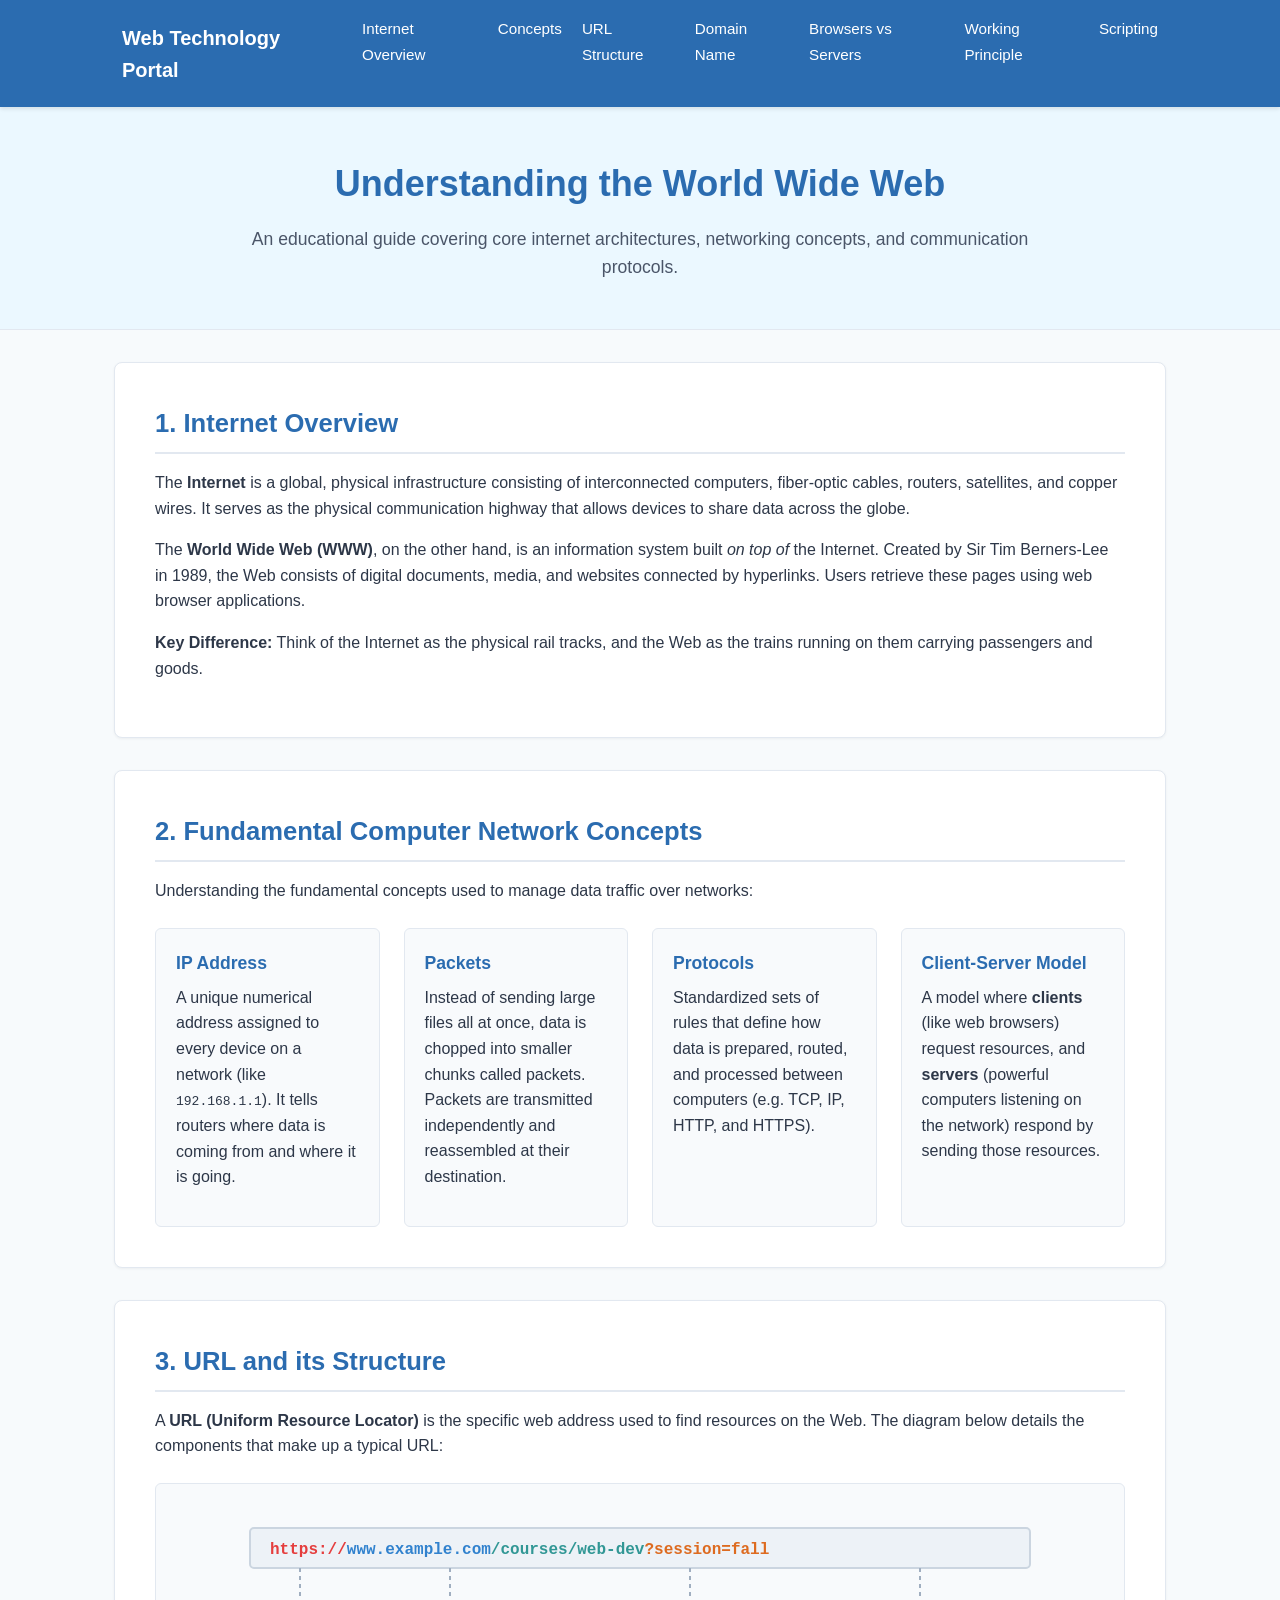
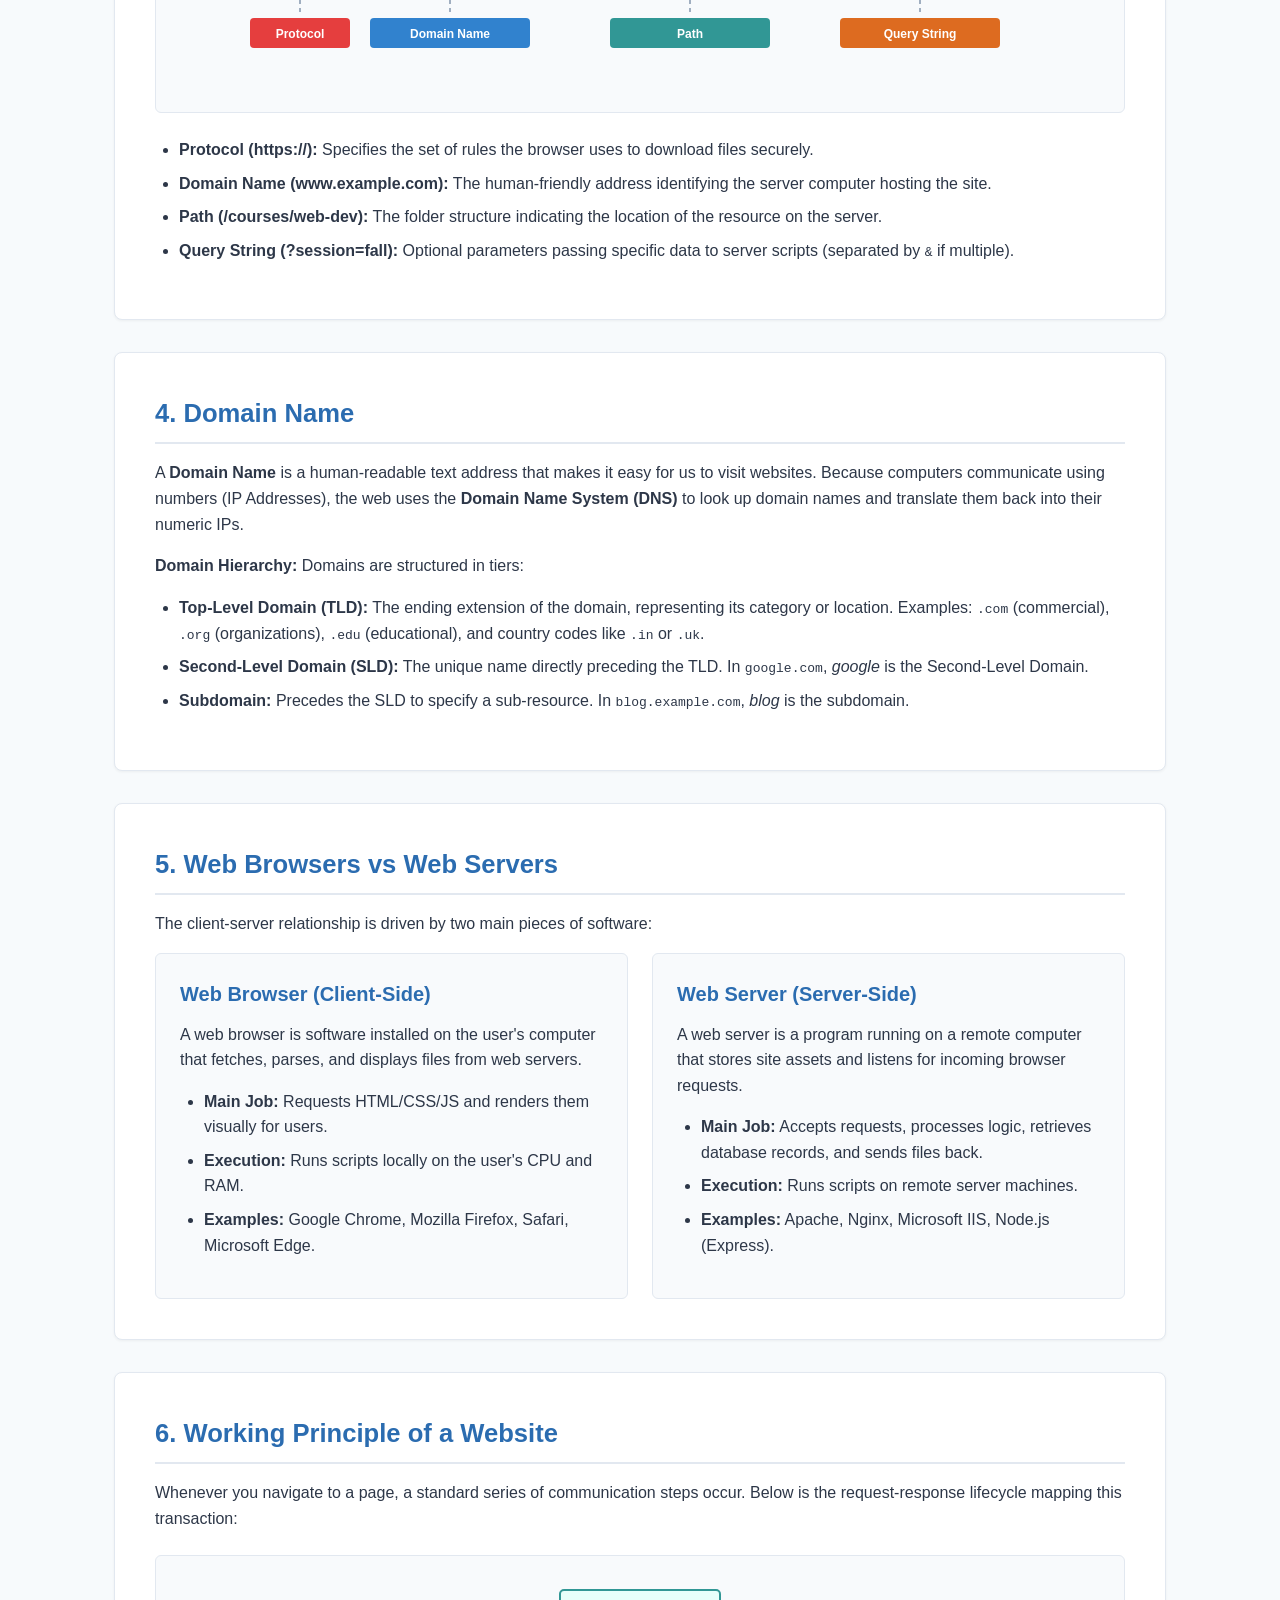
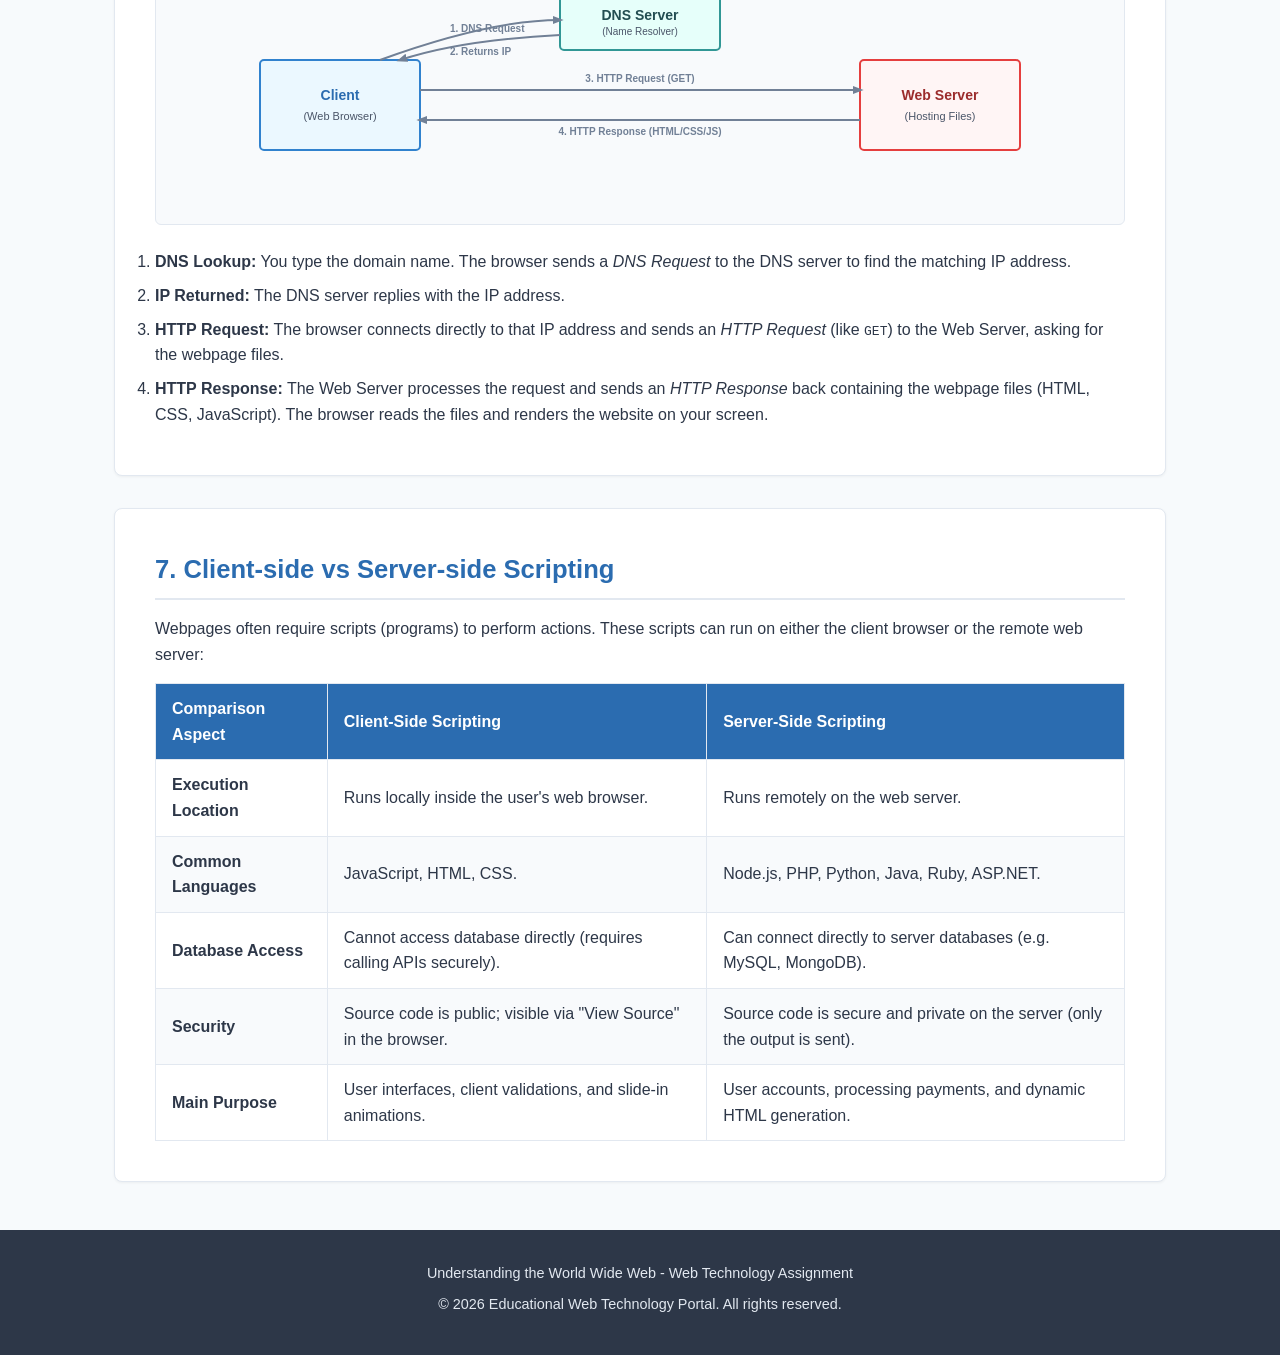
<file: index.html>
<!DOCTYPE html>
<html lang="en">
<head>
  <meta charset="UTF-8">
  <meta name="viewport" content="width=device-width, initial-scale=1.0">
  <title>Understanding the World Wide Web</title>
  <meta name="description" content="An educational guide explaining the World Wide Web, computer networks, URL structure, domain names, web browsers, web servers, and client vs server scripting.">
  <meta name="keywords" content="World Wide Web, WWW, internet, network, URL, Domain Name, Browser, Server, Client-side Scripting, Server-side Scripting">
  <style>
    :root { --primary-color: #2b6cb0; --secondary-color: #319795; --text-color: #2d3748; --bg-color: #f7fafc; --card-bg: #ffffff; --border-color: #e2e8f0; }
    * { box-sizing: border-box; margin: 0; padding: 0; }
    html { scroll-behavior: smooth; }
    body { font-family: "Segoe UI", Tahoma, Geneva, Verdana, sans-serif; background-color: var(--bg-color); color: var(--text-color); line-height: 1.6; }
    header { background-color: var(--primary-color); position: relative; z-index: 1000; box-shadow: 0 2px 4px rgba(0,0,0,0.1); }
    .nav-container { max-width: 1100px; margin: 0 auto; display: flex; justify-content: space-between; align-items: center; padding: 1rem 2rem; }
    .nav-logo { color: white; font-size: 1.25rem; font-weight: bold; text-decoration: none; }
    .nav-menu { display: flex; list-style: none; gap: 1.25rem; }
    .nav-menu a { color: white; text-decoration: none; font-size: 0.95rem; font-weight: 500; transition: opacity 0.2s; }
    .nav-menu a:hover { text-decoration: underline; opacity: 0.9; }
    .hero-banner { background-color: #ebf8ff; border-bottom: 1px solid var(--border-color); padding: 3rem 2rem; text-align: center; }
    .hero-banner h1 { color: var(--primary-color); font-size: 2.25rem; margin-bottom: 0.75rem; }
    .hero-banner p { color: #4a5568; font-size: 1.1rem; max-width: 800px; margin: 0 auto; }
    .content-container { max-width: 1100px; margin: 2rem auto; padding: 0 1.5rem; }
    section { background-color: var(--card-bg); border: 1px solid var(--border-color); border-radius: 8px; padding: 2.5rem; margin-bottom: 2rem; box-shadow: 0 1px 3px rgba(0,0,0,0.05); scroll-margin-top: 80px; }
    section h2 { color: var(--primary-color); font-size: 1.6rem; margin-bottom: 1rem; border-bottom: 2px solid var(--border-color); padding-bottom: 0.5rem; }
    p { margin-bottom: 1rem; }
    ul { margin-bottom: 1rem; padding-left: 1.5rem; }
    li { margin-bottom: 0.5rem; }
    .concepts-grid { display: grid; grid-template-columns: repeat(auto-fit, minmax(220px, 1fr)); gap: 1.5rem; margin-top: 1.5rem; }
    .concept-card { border: 1px solid var(--border-color); border-radius: 6px; padding: 1.25rem; background-color: #f8fafc; }
    .concept-card h3 { color: var(--primary-color); font-size: 1.1rem; margin-bottom: 0.5rem; }
    .diagram-box { background-color: #f8fafc; border: 1px solid var(--border-color); border-radius: 6px; padding: 1.5rem; margin: 1.5rem 0; display: flex; justify-content: center; }
    .svg-diagram { width: 100%; max-width: 800px; height: auto; }
    .side-by-side { display: grid; grid-template-columns: 1fr 1fr; gap: 1.5rem; }
    .side-card { border: 1px solid var(--border-color); border-radius: 6px; padding: 1.5rem; background-color: #f8fafc; }
    .side-card h3 { color: var(--primary-color); font-size: 1.25rem; margin-bottom: 0.75rem; }
    .table-responsive { overflow-x: auto; margin-top: 1rem; }
    table { width: 100%; border-collapse: collapse; text-align: left; }
    th, td { border: 1px solid var(--border-color); padding: 0.75rem 1rem; }
    th { background-color: var(--primary-color); color: white; font-weight: 600; }
    tr:nth-child(even) { background-color: #f8fafc; }
    footer { background-color: #2d3748; color: #e2e8f0; text-align: center; padding: 2rem; margin-top: 3rem; }
    footer p { margin-bottom: 0.5rem; font-size: 0.9rem; }
    @media (max-width: 768px) {
      .nav-container { flex-direction: column; gap: 1rem; text-align: center; }
      .nav-menu { flex-wrap: wrap; justify-content: center; }
      .side-by-side { grid-template-columns: 1fr; }
      section { padding: 1.5rem; }
    }
  </style>
</head>
<body>
  <header>
    <div class="nav-container">
      <a href="#" class="nav-logo">Web Technology Portal</a>
      <nav>
        <ul class="nav-menu">
          <li><a href="#internet-overview">Internet Overview</a></li>
          <li><a href="#network-concepts">Concepts</a></li>
          <li><a href="#url-structure">URL Structure</a></li>
          <li><a href="#domain-name">Domain Name</a></li>
          <li><a href="#browsers-servers">Browsers vs Servers</a></li>
          <li><a href="#working-principle">Working Principle</a></li>
          <li><a href="#scripting-comparison">Scripting</a></li>
        </ul>
      </nav>
    </div>
  </header>

 
  <div class="hero-banner">
    <h1>Understanding the World Wide Web</h1>
    <p>An educational guide covering core internet architectures, networking concepts, and communication protocols.</p>
  </div>

  <div class="content-container">

    
    <section id="internet-overview">
      <h2>1. Internet Overview</h2>
      <p>The <strong>Internet</strong> is a global, physical infrastructure consisting of interconnected computers, fiber-optic cables, routers, satellites, and copper wires. It serves as the physical communication highway that allows devices to share data across the globe.</p>
      <p>The <strong>World Wide Web (WWW)</strong>, on the other hand, is an information system built <em>on top of</em> the Internet. Created by Sir Tim Berners-Lee in 1989, the Web consists of digital documents, media, and websites connected by hyperlinks. Users retrieve these pages using web browser applications.</p>
      <p><strong>Key Difference:</strong> Think of the Internet as the physical rail tracks, and the Web as the trains running on them carrying passengers and goods.</p>
    </section>

   
    <section id="network-concepts">
      <h2>2. Fundamental Computer Network Concepts</h2>
      <p>Understanding the fundamental concepts used to manage data traffic over networks:</p>
      <div class="concepts-grid">
        <div class="concept-card"><h3>IP Address</h3><p>A unique numerical address assigned to every device on a network (like <code>192.168.1.1</code>). It tells routers where data is coming from and where it is going.</p></div>
        <div class="concept-card"><h3>Packets</h3><p>Instead of sending large files all at once, data is chopped into smaller chunks called packets. Packets are transmitted independently and reassembled at their destination.</p></div>
        <div class="concept-card"><h3>Protocols</h3><p>Standardized sets of rules that define how data is prepared, routed, and processed between computers (e.g. TCP, IP, HTTP, and HTTPS).</p></div>
        <div class="concept-card"><h3>Client-Server Model</h3><p>A model where <strong>clients</strong> (like web browsers) request resources, and <strong>servers</strong> (powerful computers listening on the network) respond by sending those resources.</p></div>
      </div>
    </section>

   
    <section id="url-structure">
      <h2>3. URL and its Structure</h2>
      <p>A <strong>URL (Uniform Resource Locator)</strong> is the specific web address used to find resources on the Web. The diagram below details the components that make up a typical URL:</p>
      
      <div class="diagram-box">
        <svg viewBox="0 0 800 180" class="svg-diagram" xmlns="http://www.w3.org/2000/svg">
          <rect x="10" y="20" width="780" height="40" rx="4" fill="#edf2f7" stroke="#cbd5e0" stroke-width="2"/>
          <text x="30" y="46" font-family="Courier, monospace" font-weight="bold" font-size="16" fill="#2d3748"><tspan fill="#e53e3e">https://</tspan><tspan fill="#3182ce">www.example.com</tspan><tspan fill="#319795">/courses/web-dev</tspan><tspan fill="#dd6b20">?session=fall</tspan></text>
          <line x1="60" y1="60" x2="60" y2="105" stroke="#a0aec0" stroke-width="2" stroke-dasharray="4"/><line x1="210" y1="60" x2="210" y2="105" stroke="#a0aec0" stroke-width="2" stroke-dasharray="4"/><line x1="450" y1="60" x2="450" y2="105" stroke="#a0aec0" stroke-width="2" stroke-dasharray="4"/><line x1="680" y1="60" x2="680" y2="105" stroke="#a0aec0" stroke-width="2" stroke-dasharray="4"/>
          <rect x="10" y="110" width="100" height="30" rx="4" fill="#e53e3e"/><text x="60" y="130" font-family="Arial, sans-serif" font-weight="bold" font-size="12" fill="white" text-anchor="middle">Protocol</text>
          <rect x="130" y="110" width="160" height="30" rx="4" fill="#3182ce"/><text x="210" y="130" font-family="Arial, sans-serif" font-weight="bold" font-size="12" fill="white" text-anchor="middle">Domain Name</text>
          <rect x="370" y="110" width="160" height="30" rx="4" fill="#319795"/><text x="450" y="130" font-family="Arial, sans-serif" font-weight="bold" font-size="12" fill="white" text-anchor="middle">Path</text>
          <rect x="600" y="110" width="160" height="30" rx="4" fill="#dd6b20"/><text x="680" y="130" font-family="Arial, sans-serif" font-weight="bold" font-size="12" fill="white" text-anchor="middle">Query String</text>
        </svg>
      </div>

      <ul>
        <li><strong>Protocol (https://):</strong> Specifies the set of rules the browser uses to download files securely.</li>
        <li><strong>Domain Name (www.example.com):</strong> The human-friendly address identifying the server computer hosting the site.</li>
        <li><strong>Path (/courses/web-dev):</strong> The folder structure indicating the location of the resource on the server.</li>
        <li><strong>Query String (?session=fall):</strong> Optional parameters passing specific data to server scripts (separated by <code>&amp;</code> if multiple).</li>
      </ul>
    </section>

   
    <section id="domain-name">
      <h2>4. Domain Name</h2>
      <p>A <strong>Domain Name</strong> is a human-readable text address that makes it easy for us to visit websites. Because computers communicate using numbers (IP Addresses), the web uses the <strong>Domain Name System (DNS)</strong> to look up domain names and translate them back into their numeric IPs.</p>
      <p><strong>Domain Hierarchy:</strong> Domains are structured in tiers:</p>
      <ul>
        <li><strong>Top-Level Domain (TLD):</strong> The ending extension of the domain, representing its category or location. Examples: <code>.com</code> (commercial), <code>.org</code> (organizations), <code>.edu</code> (educational), and country codes like <code>.in</code> or <code>.uk</code>.</li>
        <li><strong>Second-Level Domain (SLD):</strong> The unique name directly preceding the TLD. In <code>google.com</code>, <em>google</em> is the Second-Level Domain.</li>
        <li><strong>Subdomain:</strong> Precedes the SLD to specify a sub-resource. In <code>blog.example.com</code>, <em>blog</em> is the subdomain.</li>
      </ul>
    </section>

   
    <section id="browsers-servers">
      <h2>5. Web Browsers vs Web Servers</h2>
      <p>The client-server relationship is driven by two main pieces of software:</p>
      <div class="side-by-side">
        <div class="side-card">
          <h3>Web Browser (Client-Side)</h3>
          <p>A web browser is software installed on the user's computer that fetches, parses, and displays files from web servers.</p>
          <ul>
            <li><strong>Main Job:</strong> Requests HTML/CSS/JS and renders them visually for users.</li>
            <li><strong>Execution:</strong> Runs scripts locally on the user's CPU and RAM.</li>
            <li><strong>Examples:</strong> Google Chrome, Mozilla Firefox, Safari, Microsoft Edge.</li>
          </ul>
        </div>
        <div class="side-card">
          <h3>Web Server (Server-Side)</h3>
          <p>A web server is a program running on a remote computer that stores site assets and listens for incoming browser requests.</p>
          <ul>
            <li><strong>Main Job:</strong> Accepts requests, processes logic, retrieves database records, and sends files back.</li>
            <li><strong>Execution:</strong> Runs scripts on remote server machines.</li>
            <li><strong>Examples:</strong> Apache, Nginx, Microsoft IIS, Node.js (Express).</li>
          </ul>
        </div>
      </div>
    </section>

    <section id="working-principle">
      <h2>6. Working Principle of a Website</h2>
      <p>Whenever you navigate to a page, a standard series of communication steps occur. Below is the request-response lifecycle mapping this transaction:</p>

      <div class="diagram-box">
        <svg viewBox="0 0 800 220" class="svg-diagram" xmlns="http://www.w3.org/2000/svg">
          <defs><marker id="arrow" viewBox="0 0 10 10" refX="6" refY="5" markerWidth="6" markerHeight="6" orient="auto-start-reverse"><path d="M 0 1.5 L 9 5 L 0 8.5 z" fill="#718096" /></marker></defs>
          <rect x="20" y="80" width="160" height="90" rx="4" fill="#ebf8ff" stroke="#3182ce" stroke-width="2"/><text x="100" y="120" font-family="Arial, sans-serif" font-weight="bold" font-size="14" fill="#2b6cb0" text-anchor="middle">Client</text><text x="100" y="140" font-family="Arial, sans-serif" font-size="11" fill="#4a5568" text-anchor="middle">(Web Browser)</text>
          <rect x="320" y="10" width="160" height="60" rx="4" fill="#e6fffa" stroke="#319795" stroke-width="2"/><text x="400" y="40" font-family="Arial, sans-serif" font-weight="bold" font-size="14" fill="#234e52" text-anchor="middle">DNS Server</text><text x="400" y="55" font-family="Arial, sans-serif" font-size="10" fill="#4a5568" text-anchor="middle">(Name Resolver)</text>
          <rect x="620" y="80" width="160" height="90" rx="4" fill="#fff5f5" stroke="#e53e3e" stroke-width="2"/><text x="700" y="120" font-family="Arial, sans-serif" font-weight="bold" font-size="14" fill="#9b2c2c" text-anchor="middle">Web Server</text><text x="700" y="140" font-family="Arial, sans-serif" font-size="11" fill="#4a5568" text-anchor="middle">(Hosting Files)</text>
          <path d="M 140,80 Q 250,40 320,40" fill="none" stroke="#718096" stroke-width="2" marker-end="url(#arrow)"/><text x="210" y="52" font-family="Arial, sans-serif" font-size="10" font-weight="bold" fill="#718096">1. DNS Request</text>
          <path d="M 320,55 Q 220,60 160,80" fill="none" stroke="#718096" stroke-width="2" marker-end="url(#arrow)"/><text x="210" y="75" font-family="Arial, sans-serif" font-size="10" font-weight="bold" fill="#718096">2. Returns IP</text>
          <path d="M 180,110 L 620,110" fill="none" stroke="#718096" stroke-width="2" marker-end="url(#arrow)"/><text x="400" y="102" font-family="Arial, sans-serif" font-size="10" font-weight="bold" fill="#718096" text-anchor="middle">3. HTTP Request (GET)</text>
          <path d="M 620,140 L 180,140" fill="none" stroke="#718096" stroke-width="2" marker-end="url(#arrow)"/><text x="400" y="155" font-family="Arial, sans-serif" font-size="10" font-weight="bold" fill="#718096" text-anchor="middle">4. HTTP Response (HTML/CSS/JS)</text>
        </svg>
      </div>

      <ol>
        <li><strong>DNS Lookup:</strong> You type the domain name. The browser sends a <em>DNS Request</em> to the DNS server to find the matching IP address.</li>
        <li><strong>IP Returned:</strong> The DNS server replies with the IP address.</li>
        <li><strong>HTTP Request:</strong> The browser connects directly to that IP address and sends an <em>HTTP Request</em> (like <code>GET</code>) to the Web Server, asking for the webpage files.</li>
        <li><strong>HTTP Response:</strong> The Web Server processes the request and sends an <em>HTTP Response</em> back containing the webpage files (HTML, CSS, JavaScript). The browser reads the files and renders the website on your screen.</li>
      </ol>
    </section>

    <section id="scripting-comparison">
      <h2>7. Client-side vs Server-side Scripting</h2>
      <p>Webpages often require scripts (programs) to perform actions. These scripts can run on either the client browser or the remote web server:</p>
      <div class="table-responsive">
        <table>
          <thead>
            <tr>
              <th>Comparison Aspect</th>
              <th>Client-Side Scripting</th>
              <th>Server-Side Scripting</th>
            </tr>
          </thead>
          <tbody>
            <tr>
              <td><strong>Execution Location</strong></td>
              <td>Runs locally inside the user's web browser.</td>
              <td>Runs remotely on the web server.</td>
            </tr>
            <tr>
              <td><strong>Common Languages</strong></td>
              <td>JavaScript, HTML, CSS.</td>
              <td>Node.js, PHP, Python, Java, Ruby, ASP.NET.</td>
            </tr>
            <tr>
              <td><strong>Database Access</strong></td>
              <td>Cannot access database directly (requires calling APIs securely).</td>
              <td>Can connect directly to server databases (e.g. MySQL, MongoDB).</td>
            </tr>
            <tr>
              <td><strong>Security</strong></td>
              <td>Source code is public; visible via "View Source" in the browser.</td>
              <td>Source code is secure and private on the server (only the output is sent).</td>
            </tr>
            <tr>
              <td><strong>Main Purpose</strong></td>
              <td>User interfaces, client validations, and slide-in animations.</td>
              <td>User accounts, processing payments, and dynamic HTML generation.</td>
            </tr>
          </tbody>
        </table>
      </div>
    </section>

  </div>

 
  <footer>
    <p>Understanding the World Wide Web - Web Technology Assignment</p>
    <p>&copy; 2026 Educational Web Technology Portal. All rights reserved.</p>
  </footer>

<script>
  window.onload = function () {
    window.scrollTo(0, 0);
  };
</script>
</body>
</html>
</file>
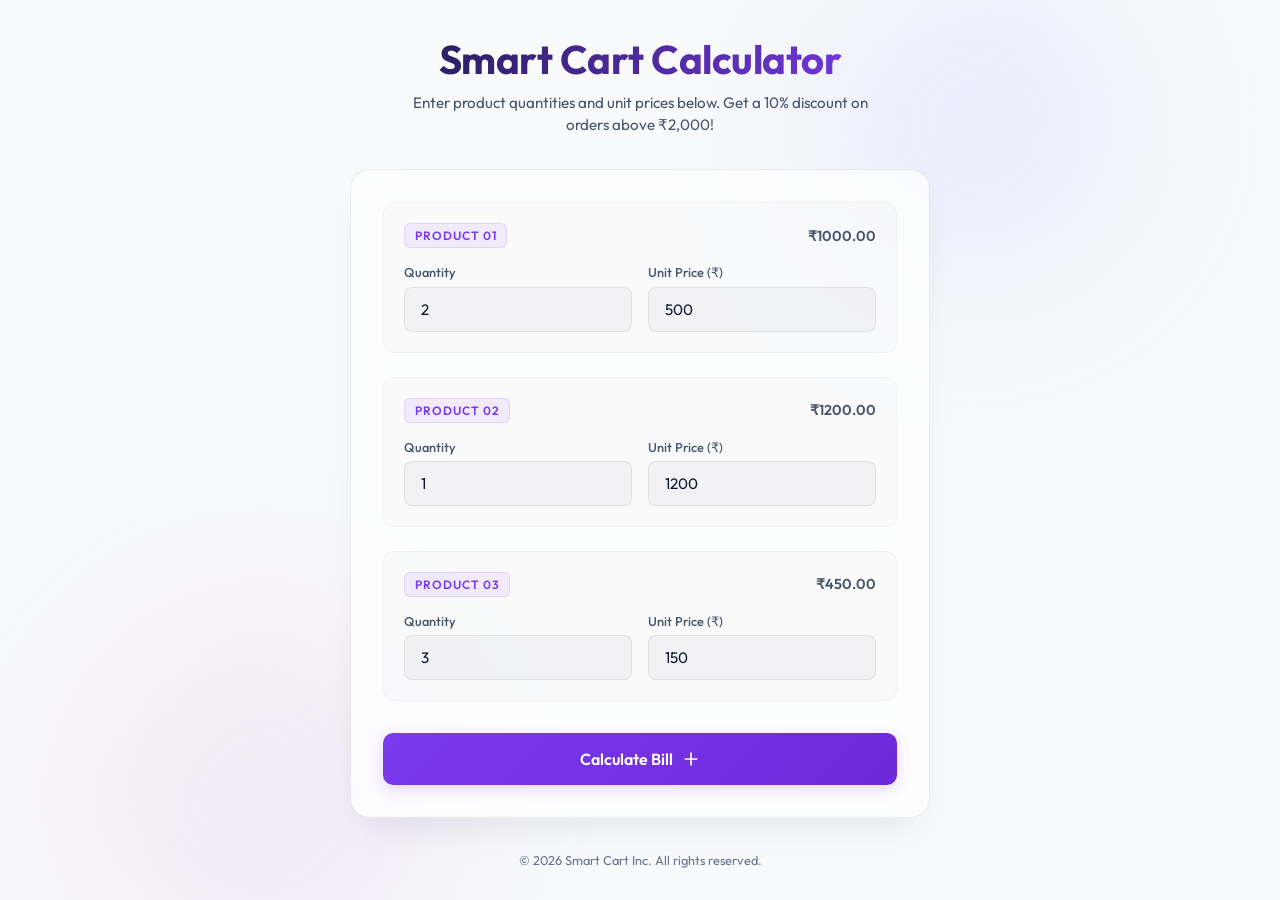
<file: WT ex5/index.html>
<!DOCTYPE html>
<html lang="en">
<head>
    <meta charset="UTF-8">
    <meta name="viewport" content="width=device-width, initial-scale=1.0">
    <title>Smart Cart Calculator</title>
    <link rel="preconnect" href="https://fonts.googleapis.com">
    <link rel="preconnect" href="https://fonts.gstatic.com" crossorigin>
    <link href="https://fonts.googleapis.com/css2?family=Outfit:wght@300;400;500;600;700&display=swap" rel="stylesheet">
    <link rel="stylesheet" href="style.css">
</head>
<body>
    <div class="background-decor">
        <div class="circle circle-1"></div>
        <div class="circle circle-2"></div>
    </div>

    <main class="container">
        <header>
            <h1>Smart Cart Calculator</h1>
            <p class="subtitle">Enter product quantities and unit prices below. Get a 10% discount on orders above ₹2,000!</p>
        </header>

        <section class="calculator-card">
            <form id="cart-form" onsubmit="event.preventDefault();">
                <div class="products-container">
                    <!-- Product 1 -->
                    <div class="product-row" data-product="1">
                        <div class="product-header">
                            <span class="product-badge">Product 01</span>
                            <div class="item-total" id="p1-total">₹0.00</div>
                        </div>
                        <div class="form-grid">
                            <div class="input-group">
                                <label for="p1-qty">Quantity</label>
                                <input type="number" id="p1-qty" class="input-field qty-input" min="0" value="2" placeholder="0" required>
                            </div>
                            <div class="input-group">
                                <label for="p1-price">Unit Price (₹)</label>
                                <input type="number" id="p1-price" class="input-field price-input" min="0" step="0.01" value="500" placeholder="0.00" required>
                            </div>
                        </div>
                    </div>

        
                    <div class="product-row" data-product="2">
                        <div class="product-header">
                            <span class="product-badge">Product 02</span>
                            <div class="item-total" id="p2-total">₹0.00</div>
                        </div>
                        <div class="form-grid">
                            <div class="input-group">
                                <label for="p2-qty">Quantity</label>
                                <input type="number" id="p2-qty" class="input-field qty-input" min="0" value="1" placeholder="0" required>
                            </div>
                            <div class="input-group">
                                <label for="p2-price">Unit Price (₹)</label>
                                <input type="number" id="p2-price" class="input-field price-input" min="0" step="0.01" value="1200" placeholder="0.00" required>
                            </div>
                        </div>
                    </div>

                
                    <div class="product-row" data-product="3">
                        <div class="product-header">
                            <span class="product-badge">Product 03</span>
                            <div class="item-total" id="p3-total">₹0.00</div>
                        </div>
                        <div class="form-grid">
                            <div class="input-group">
                                <label for="p3-qty">Quantity</label>
                                <input type="number" id="p3-qty" class="input-field qty-input" min="0" value="3" placeholder="0" required>
                            </div>
                            <div class="input-group">
                                <label for="p3-price">Unit Price (₹)</label>
                                <input type="number" id="p3-price" class="input-field price-input" min="0" step="0.01" value="150" placeholder="0.00" required>
                            </div>
                        </div>
                    </div>
                </div>

                <div class="action-section">
                    <button type="button" id="calculate-btn" class="btn-primary">
                        <span>Calculate Bill</span>
                        <svg xmlns="http://www.w3.org/2000/svg" width="20" height="20" viewBox="0 0 24 24" fill="none" stroke="currentColor" stroke-width="2" stroke-linecap="round" stroke-linejoin="round"><line x1="12" y1="5" x2="12" y2="19"></line><line x1="5" y1="12" x2="19" y2="12"></line></svg>
                    </button>
                </div>
            </form>

            <div class="result-section hidden" id="result-box">
                <div class="divider"></div>
                <h2>Receipt Summary</h2>
                
                <div class="receipt-row">
                    <span>Subtotal</span>
                    <span id="receipt-subtotal" class="receipt-value">₹0.00</span>
                </div>

                <div class="receipt-row discount-row-element hidden" id="discount-display-row">
                    <span class="discount-label">Discount (10%)</span>
                    <span id="receipt-discount" class="receipt-value discount-value">-₹0.00</span>
                </div>

                <div class="discount-alert hidden" id="discount-alert-box">
                    <span class="alert-icon">🎉</span>
                    <span id="discount-alert-text">Congrats! You saved 10% on your order.</span>
                </div>

                <div class="promo-hint" id="promo-hint-box">
                    <span class="hint-icon">💡</span>
                    <span id="promo-hint-text">Add ₹500.00 more to unlock a 10% discount!</span>
                </div>

                <div class="divider"></div>

                <div class="receipt-row total-row">
                    <span>Final Amount</span>
                    <span id="receipt-total" class="receipt-value total-value">₹0.00</span>
                </div>
            </div>
        </section>
    </main>

    <footer>
        <p>&copy; 2026 Smart Cart Inc. All rights reserved.</p>
    </footer>

    <script src="script.js"></script>
</body>
</html>
</file>
<file: WT ex5/style.css>
:root {
    --bg-primary: #f8fafc;
    --bg-card: rgba(255, 255, 255, 0.75);
    --border-color: rgba(0, 0, 0, 0.08);
    --border-color-focus: #7c3aed;
    
    --text-primary: #0f172a;
    --text-secondary: #475569;
    --text-muted: #64748b;
    
    --color-accent: #7c3aed;
    --color-accent-glow: rgba(124, 58, 237, 0.15);
    --color-accent-hover: #6d28d9;
    
    --color-success: #059669;
    --color-success-bg: rgba(5, 150, 105, 0.08);
    --color-success-border: rgba(5, 150, 105, 0.15);
    
    --color-warning: #d97706;
    --color-warning-bg: rgba(217, 119, 6, 0.06);
    --color-warning-border: rgba(217, 119, 6, 0.12);
    
    --font-sans: 'Outfit', -apple-system, BlinkMacSystemFont, "Segoe UI", Roboto, sans-serif;
    --shadow-card: 0 20px 40px -15px rgba(15, 23, 42, 0.1);
    --transition-smooth: all 0.3s cubic-bezier(0.4, 0, 0.2, 1);
}

* {
    box-sizing: border-box;
    margin: 0;
    padding: 0;
}

body {
    background-color: var(--bg-primary);
    color: var(--text-primary);
    font-family: var(--font-sans);
    min-height: 100vh;
    display: flex;
    flex-direction: column;
    justify-content: center;
    align-items: center;
    position: relative;
    overflow-x: hidden;
    padding: 2rem 1rem;
}

.background-decor {
    position: absolute;
    width: 100%;
    height: 100%;
    top: 0;
    left: 0;
    z-index: -1;
    overflow: hidden;
    pointer-events: none;
}

.circle {
    position: absolute;
    border-radius: 50%;
    filter: blur(80px);
    opacity: 0.12;
}

.circle-1 {
    width: 350px;
    height: 350px;
    background: linear-gradient(135deg, #a78bfa, #60a5fa);
    top: -50px;
    right: 10%;
}

.circle-2 {
    width: 400px;
    height: 400px;
    background: linear-gradient(135deg, #f472b6, #a78bfa);
    bottom: -100px;
    left: 5%;
}

.container {
    width: 100%;
    max-width: 580px;
    margin: auto;
    z-index: 1;
}

header {
    text-align: center;
    margin-bottom: 2rem;
}

h1 {
    font-size: 2.5rem;
    font-weight: 700;
    letter-spacing: -0.5px;
    margin-bottom: 0.5rem;
    background: linear-gradient(to right, #1e1b4b, #7c3aed);
    -webkit-background-clip: text;
    -webkit-text-fill-color: transparent;
}

.subtitle {
    color: var(--text-secondary);
    font-size: 0.95rem;
    line-height: 1.5;
    max-width: 460px;
    margin: 0 auto;
}

/* Glassmorphic Card */
.calculator-card {
    background: var(--bg-card);
    backdrop-filter: blur(16px);
    -webkit-backdrop-filter: blur(16px);
    border: 1px solid var(--border-color);
    border-radius: 20px;
    padding: 2rem;
    box-shadow: var(--shadow-card);
}

.products-container {
    display: flex;
    flex-direction: column;
    gap: 1.5rem;
}

.product-row {
    background: rgba(15, 23, 42, 0.015);
    border: 1px solid rgba(15, 23, 42, 0.04);
    border-radius: 12px;
    padding: 1.25rem;
    transition: var(--transition-smooth);
}

.product-row:hover {
    background: rgba(15, 23, 42, 0.03);
    border-color: rgba(15, 23, 42, 0.08);
    transform: translateY(-2px);
}

.product-header {
    display: flex;
    justify-content: space-between;
    align-items: center;
    margin-bottom: 1rem;
}

.product-badge {
    font-size: 0.75rem;
    font-weight: 600;
    text-transform: uppercase;
    letter-spacing: 1px;
    color: var(--color-accent);
    background: rgba(124, 58, 237, 0.08);
    padding: 0.25rem 0.6rem;
    border-radius: 6px;
    border: 1px solid rgba(124, 58, 237, 0.15);
}

.item-total {
    font-size: 0.9rem;
    font-weight: 600;
    color: var(--text-secondary);
    transition: var(--transition-smooth);
}

.product-row:hover .item-total {
    color: var(--text-primary);
}

.form-grid {
    display: grid;
    grid-template-columns: 1fr 1fr;
    gap: 1rem;
}

.input-group {
    display: flex;
    flex-direction: column;
    gap: 0.4rem;
}

label {
    font-size: 0.8rem;
    font-weight: 500;
    color: var(--text-secondary);
}

.input-field {
    background: rgba(15, 23, 42, 0.03);
    border: 1px solid var(--border-color);
    border-radius: 8px;
    padding: 0.75rem 1rem;
    color: var(--text-primary);
    font-family: var(--font-sans);
    font-size: 0.95rem;
    width: 100%;
    outline: none;
    transition: var(--transition-smooth);
}

.input-field:focus {
    border-color: var(--border-color-focus);
    box-shadow: 0 0 0 3px var(--color-accent-glow);
    background: #ffffff;
}

.input-field[type=number]::-webkit-inner-spin-button, 
.input-field[type=number]::-webkit-outer-spin-button { 
    -webkit-appearance: none; 
    margin: 0; 
}
.input-field[type=number] {
    -moz-appearance: textfield;
}

.action-section {
    margin-top: 2rem;
}

.btn-primary {
    background: linear-gradient(135deg, var(--color-accent), #6d28d9);
    color: #ffffff;
    border: none;
    border-radius: 10px;
    padding: 1rem;
    width: 100%;
    font-family: var(--font-sans);
    font-size: 1rem;
    font-weight: 600;
    cursor: pointer;
    display: flex;
    justify-content: center;
    align-items: center;
    gap: 0.5rem;
    transition: var(--transition-smooth);
    box-shadow: 0 4px 15px rgba(124, 58, 237, 0.2);
}

.btn-primary:hover {
    background: linear-gradient(135deg, #8b5cf6, var(--color-accent-hover));
    transform: translateY(-2px);
    box-shadow: 0 6px 20px rgba(124, 58, 237, 0.3);
}

.btn-primary:active {
    transform: translateY(0);
}

.btn-primary svg {
    transition: var(--transition-smooth);
}

.btn-primary:hover svg {
    transform: rotate(90deg);
}

/* Result Section */
.result-section {
    margin-top: 1.5rem;
    opacity: 1;
    max-height: 1000px;
    overflow: hidden;
    transition: opacity 0.5s ease, max-height 0.5s ease;
}

.result-section.hidden {
    opacity: 0;
    max-height: 0;
    margin-top: 0;
    pointer-events: none;
}

.divider {
    height: 1px;
    background: var(--border-color);
    margin: 1.5rem 0;
}

h2 {
    font-size: 1.15rem;
    font-weight: 600;
    margin-bottom: 1rem;
    color: var(--text-primary);
}

.receipt-row {
    display: flex;
    justify-content: space-between;
    align-items: center;
    margin-bottom: 0.75rem;
    font-size: 0.95rem;
    color: var(--text-secondary);
}

.receipt-value {
    font-weight: 500;
    color: var(--text-primary);
}

.discount-row-element {
    color: var(--color-success);
}

.discount-value {
    color: var(--color-success);
    font-weight: 600;
}

/* Info and Alert boxes */
.discount-alert {
    display: flex;
    align-items: center;
    gap: 0.75rem;
    background: var(--color-success-bg);
    border: 1px solid var(--color-success-border);
    padding: 0.85rem;
    border-radius: 8px;
    margin-top: 1rem;
    font-size: 0.9rem;
    color: var(--color-success);
}

.promo-hint {
    display: flex;
    align-items: center;
    gap: 0.75rem;
    background: var(--color-warning-bg);
    border: 1px solid var(--color-warning-border);
    padding: 0.85rem;
    border-radius: 8px;
    margin-top: 1rem;
    font-size: 0.9rem;
    color: var(--color-warning);
}

.hidden {
    display: none !important;
}

.total-row {
    font-size: 1.25rem;
    font-weight: 700;
    color: var(--text-primary);
    margin-top: 1rem;
}

.total-value {
    font-size: 1.35rem;
    color: var(--color-accent);
    text-shadow: 0 0 10px rgba(124, 58, 237, 0.05);
}

footer {
    margin-top: 2rem;
    text-align: center;
    font-size: 0.8rem;
    color: var(--text-muted);
}


@media (max-width: 480px) {
    .form-grid {
        grid-template-columns: 1fr;
        gap: 0.75rem;
    }
    
    .calculator-card {
        padding: 1.5rem;
    }
    
    h1 {
        font-size: 2rem;
    }
}
</file>
